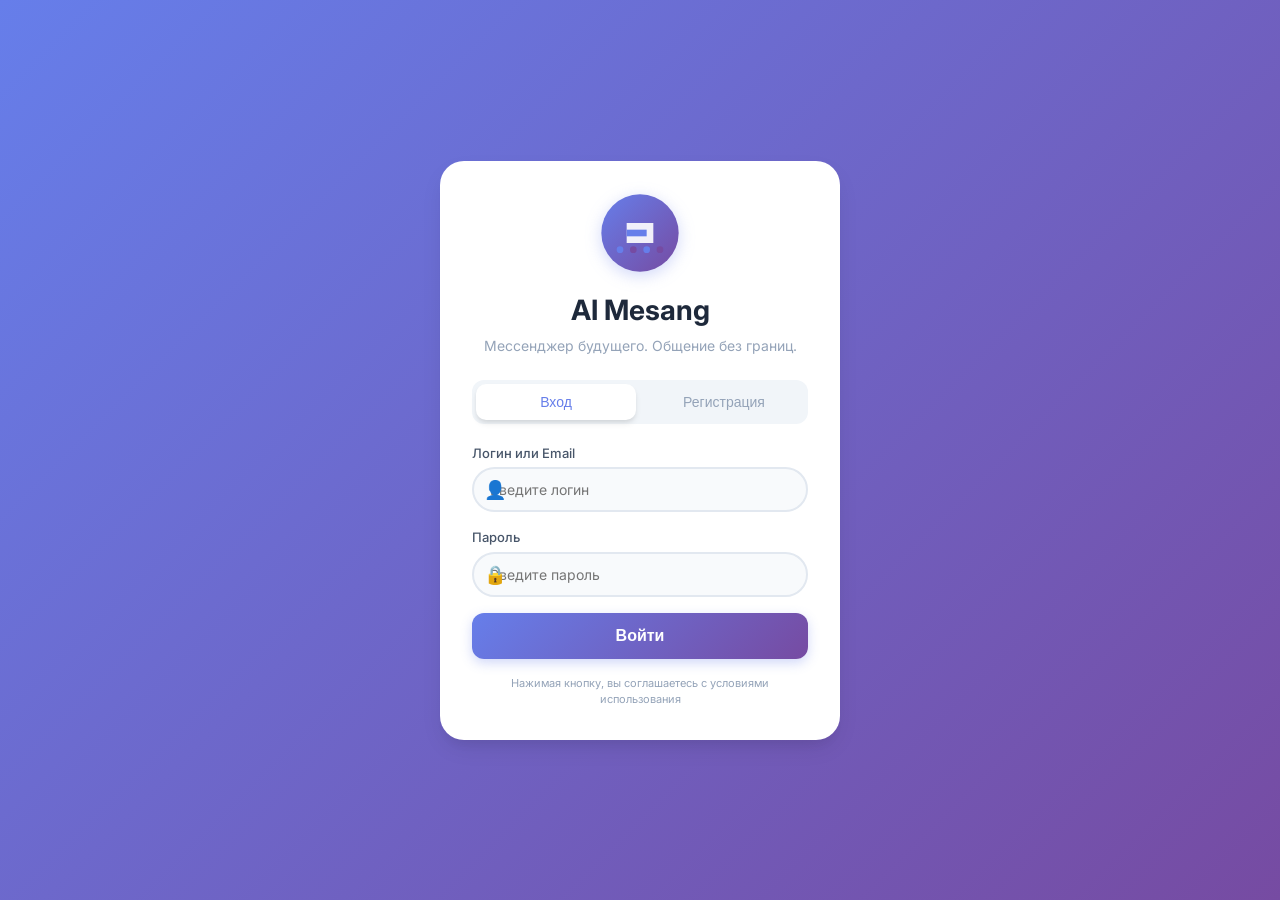
<file: templates/index.html>
<!DOCTYPE html>
<html lang="ru">
<head>
<meta charset="UTF-8">
<meta name="viewport" content="width=device-width,initial-scale=1,maximum-scale=1,user-scalable=no">
<title>AI Mesang - Мессенджер будущего</title>
<link rel="stylesheet" href="/static/style.css">
<link href="https://fonts.googleapis.com/css2?family=Inter:wght@300;400;500;600;700&display=swap" rel="stylesheet">
</head>
<body>
<!-- Auth Screen -->
<div id="authScreen" class="auth-screen">
  <div class="auth-container">
    <div class="auth-card">
      <div class="auth-header">
        <div class="auth-logo">
          <svg viewBox="0 0 120 120" fill="none" xmlns="http://www.w3.org/2000/svg" class="auth-logo-svg">
            <defs>
              <linearGradient id="logoGrad" x1="0%" y1="0%" x2="100%" y2="100%">
                <stop offset="0%" style="stop-color:#667eea"/>
                <stop offset="100%" style="stop-color:#764ba2"/>
              </linearGradient>
            </defs>
            <circle cx="60" cy="60" r="58" fill="url(#logoGrad)"/>
            <path d="M40 45 L80 45 L80 75 L40 75 Z" fill="#fff" opacity="0.9"/>
            <path d="M40 55 L70 55 L70 65 L40 65 Z" fill="#667eea"/>
            <circle cx="30" cy="85" r="5" fill="#667eea"/>
            <circle cx="50" cy="85" r="5" fill="#764ba2"/>
            <circle cx="70" cy="85" r="5" fill="#667eea"/>
            <circle cx="90" cy="85" r="5" fill="#764ba2"/>
          </svg>
        </div>
        <h1 class="auth-title">AI Mesang</h1>
        <p class="auth-subtitle">Мессенджер будущего. Общение без границ.</p>
      </div>
      
      <div class="auth-tabs">
        <button class="auth-tab active" id="loginTab">Вход</button>
        <button class="auth-tab" id="registerTab">Регистрация</button>
      </div>
      
      <div id="authError" class="auth-error"></div>
      
      <form id="authForm" class="auth-form">
        <div class="form-group" id="loginGroup">
          <label class="form-label" for="authUsername">Логин или Email</label>
          <div class="input-wrapper">
            <span class="input-icon">👤</span>
            <input type="text" id="authUsername" placeholder="Введите логин" autocomplete="username">
          </div>
        </div>
        <div class="form-group" id="loginGroup">
          <label class="form-label" for="authPassword">Пароль</label>
          <div class="input-wrapper">
            <span class="input-icon">🔒</span>
            <input type="password" id="authPassword" placeholder="Введите пароль" autocomplete="current-password">
          </div>
        </div>
        <div class="form-group hidden" id="regGroup">
          <label class="form-label" for="authUsernameReg">Имя пользователя</label>
          <div class="input-wrapper">
            <span class="input-icon">👤</span>
            <input type="text" id="authUsernameReg" placeholder="Придумайте имя" autocomplete="username">
          </div>
        </div>
        <div class="form-group hidden" id="regGroup">
          <label class="form-label" for="authEmailReg">Email (необязательно)</label>
          <div class="input-wrapper">
            <span class="input-icon">📧</span>
            <input type="email" id="authEmailReg" placeholder="Для восстановления" autocomplete="email">
          </div>
        </div>
        <div class="form-group hidden" id="regGroup">
          <label class="form-label" for="authPasswordReg">Пароль</label>
          <div class="input-wrapper">
            <span class="input-icon">🔒</span>
            <input type="password" id="authPasswordReg" placeholder="Минимум 6 символов" autocomplete="new-password">
          </div>
        </div>
        <button type="button" id="authLogin" class="btn-primary btn-large">Войти</button>
        <button type="button" id="authReg" class="btn-primary btn-large hidden">Создать аккаунт</button>
      </form>
      
      <div class="auth-footer">
        <p class="auth-terms">Нажимая кнопку, вы соглашаетесь с условиями использования</p>
      </div>
    </div>
  </div>
</div>

<!-- Messenger -->
<div id="msgScreen" class="messenger hidden">
  <!-- Sidebar -->
  <div class="sidebar">
    <div class="sidebar-header">
      <div class="brand-small">
        <div class="brand-icon-sm">AI</div>
        <span class="brand-name">AI Mesang</span>
      </div>
      <div class="sidebar-actions">
        <button class="icon-btn" id="searchBtn" title="Найти пользователей">🔍</button>
        <button class="icon-btn" id="newChatBtn" title="Новый чат">➕</button>
      </div>
    </div>
    
    <div class="my-profile-bar">
      <div class="avatar me" id="myAvatar">U</div>
      <div class="me-info">
        <span class="me-name" id="myName">User</span>
        <span class="me-badge" id="myBadge"></span>
      </div>
      <div class="status-dot online"></div>
      <button class="icon-btn" id="profileBtn" title="Мой профиль">👤</button>
      <button class="icon-btn" id="shortsBtn" title="Шортсы">🎬</button>
      <button class="icon-btn" id="adminPanelBtn" title="Админ-панель" style="display:none">🛡️</button>
      <button class="icon-btn" id="logoutBtn" title="Выйти">🚪</button>
    </div>
    
    <div class="chat-list" id="chatList">
      <div class="empty-chats">
        <div class="empty-icon">💬</div>
        <p>Начните общение</p>
      </div>
    </div>
  </div>

  <!-- Chat Area -->
  <div class="chat-area">
    <div id="noChat" class="no-chat">
      <div class="no-chat-content">
        <div class="no-chat-icon">
          <svg width="80" height="80" viewBox="0 0 24 24" fill="none" stroke="currentColor" stroke-width="1.5">
            <path d="M21 15a2 2 0 0 1-2 2H7l-4 4V5a2 2 0 0 1 2-2h14a2 2 0 0 1 2 2z"/>
          </svg>
        </div>
        <h3>AI Mesang</h3>
        <p>Выберите чат или создайте новый</p>
      </div>
    </div>
    
    <div id="chatView" class="hidden">
      <div class="chat-header">
        <div class="avatar sm" id="cAvatar">?</div>
        <div class="chat-header-info">
          <span class="chat-header-name" id="cTitle">Чат</span>
          <span class="chat-header-status" id="cStatus">онлайн</span>
        </div>
        <div class="chat-header-actions">
          <button class="icon-btn" title="Информация" onclick="openChatMembers()">👥</button>
          <button class="icon-btn" title="Ещё">⋮</button>
        </div>
      </div>
      
      <div class="chat-content">
        <div class="messages-container" id="msgContainer"></div>
        <div class="members-sidebar" id="membersPanel">
          <div class="members-header">
            <span>👥 Участники</span>
            <button class="close-members" onclick="closeMembers()">✕</button>
          </div>
          <div class="members-list" id="membersList"></div>
        </div>
      </div>
      
      <div class="message-input-area">
        <div class="typing-indicator" id="typingIndicator" style="display:none">
          <span id="typingText"></span>
        </div>
        <div class="media-actions">
          <button class="media-btn" id="photoBtn" title="Фото">📷</button>
          <button class="media-btn" id="fileBtn" title="Файл">📎</button>
          <button class="media-btn" id="voiceBtn" title="Голосовое">🎤</button>
          <button class="media-btn" id="videoBtn" title="Кружочек">⭕</button>
          <input type="file" id="photoInput" accept="image/*" style="display:none">
          <input type="file" id="fileInput" style="display:none">
        </div>
        <div class="input-wrapper">
          <input type="text" id="msgInput" placeholder="Написать сообщение..." autocomplete="off">
          <button id="sendBtn" class="send-btn" disabled>
            <svg width="20" height="20" viewBox="0 0 24 24" fill="currentColor">
              <path d="M2.01 21L23 12 2.01 3 2 10l15 2-15 2z"/>
            </svg>
          </button>
        </div>
        <div class="voice-recording" id="voiceRecording" style="display:none">
          <div class="voice-wave">🎤 Запись...</div>
          <button class="voice-cancel" id="voiceCancel">✕</button>
        </div>
      </div>
    </div>
    
    <!-- Shorts Area -->
    <div id="shortsView" class="hidden">
      <div class="shorts-fullscreen">
        <div class="shorts-container" id="shortsContainer"></div>
        <div class="shorts-controls">
          <button class="shorts-btn" id="shortsPrev">◀</button>
          <div class="shorts-progress" id="shortsProgress"></div>
          <button class="shorts-btn" id="shortsNext">▶</button>
        </div>
      </div>
    </div>
  </div>
</div>

<!-- Modal -->
<div id="modalOverlay" class="modal-overlay hidden">
  <div class="modal" id="modalContent"></div>
</div>

<script src="/static/app.js"></script>
</body>
</html>
</file>
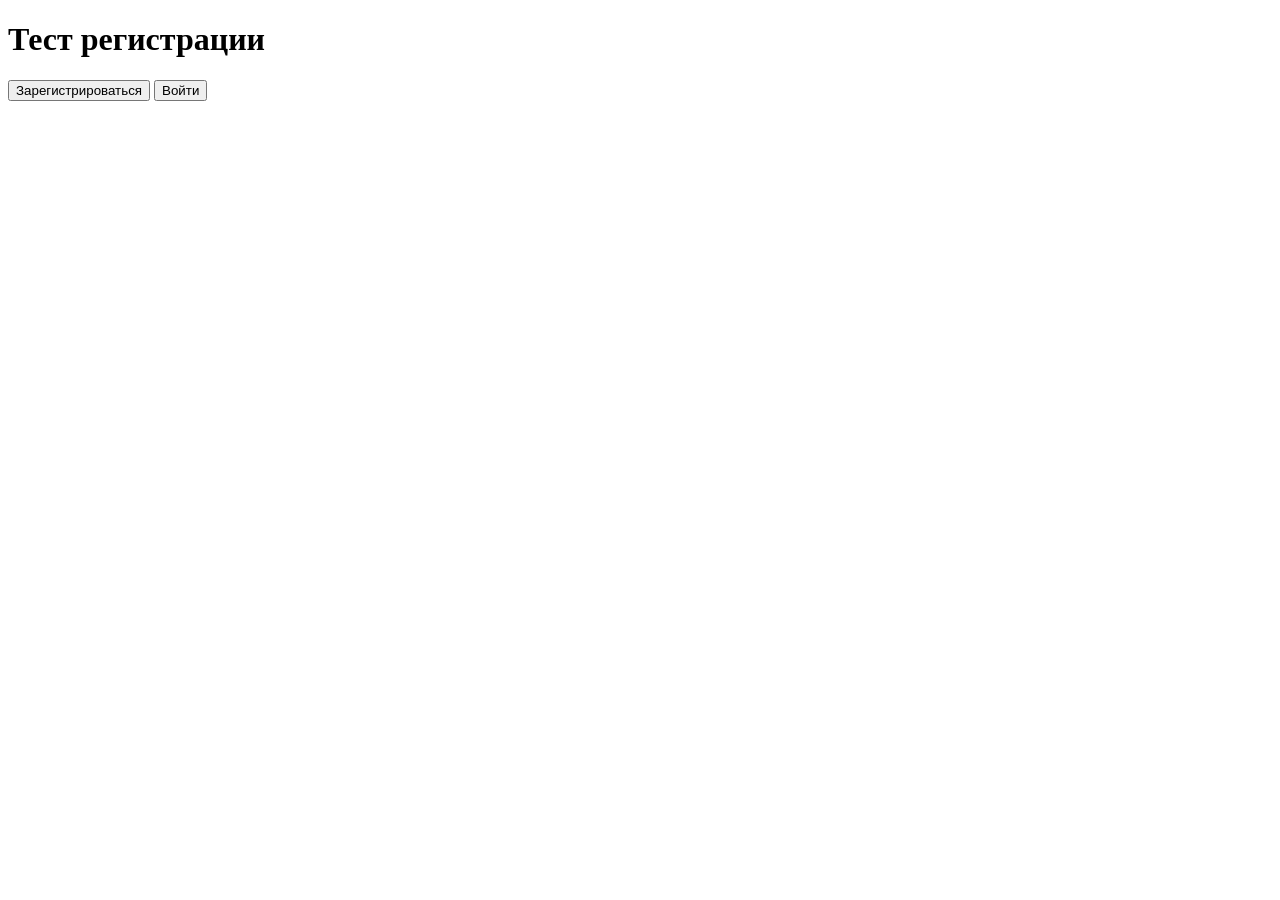
<file: test.html>
<!DOCTYPE html>
<html>
<head><meta charset="UTF-8"><title>Тест API</title></head>
<body>
<h1>Тест регистрации</h1>
<div id="result"></div>
<button onclick="testReg()">Зарегистрироваться</button>
<button onclick="testLogin()">Войти</button>
<script>
async function testReg() {
    const res = document.getElementById('result');
    try {
        const r = await fetch('http://localhost:8765/api/register', {
            method: 'POST',
            headers: {'Content-Type': 'application/json'},
            body: JSON.stringify({username: 'test123', password: 'pass123'})
        });
        const d = await r.json();
        res.innerHTML = `<p>Статус: ${r.status}</p><pre>${JSON.stringify(d, null, 2)}</pre>`;
        console.log('Register:', d);
    } catch(e) {
        res.innerHTML = `<p style="color:red">Ошибка: ${e.message}</p>`;
        console.error('Register error:', e);
    }
}
async function testLogin() {
    const res = document.getElementById('result');
    try {
        const r = await fetch('http://localhost:8765/api/login', {
            method: 'POST',
            headers: {'Content-Type': 'application/json'},
            body: JSON.stringify({username: 'test123', password: 'pass123'})
        });
        const d = await r.json();
        res.innerHTML += `<p>Статус: ${r.status}</p><pre>${JSON.stringify(d, null, 2)}</pre>`;
        console.log('Login:', d);
    } catch(e) {
        res.innerHTML += `<p style="color:red">Ошибка: ${e.message}</p>`;
        console.error('Login error:', e);
    }
}
</script>
</body>
</html>
</file>
<file: static/style.css>
/* AI Mesang - Modern Messenger Styles */
:root {
  --primary: #667eea;
  --primary-dark: #5a67d8;
  --primary-light: #7c8aff;
  --secondary: #764ba2;
  --accent: #f093fb;
  --bg: #f8fafc;
  --bg2: #f1f5f9;
  --bg3: #ffffff;
  --bgInput: #f8fafc;
  --border: #e2e8f0;
  --text1: #1e293b;
  --text2: #475569;
  --text3: #94a3b8;
  --success: #22c55e;
  --warning: #f59e0b;
  --error: #ef4444;
  --grad: linear-gradient(135deg, #667eea 0%, #764ba2 100%);
  --grad2: linear-gradient(135deg, #f093fb 0%, #f5576c 100%);
  --shadow: 0 4px 6px -1px rgba(0, 0, 0, 0.1), 0 2px 4px -1px rgba(0, 0, 0, 0.06);
  --shadow2: 0 10px 25px -5px rgba(0, 0, 0, 0.1), 0 10px 10px -5px rgba(0, 0, 0, 0.04);
}

* {
  margin: 0;
  padding: 0;
  box-sizing: border-box;
  -webkit-tap-highlight-color: transparent;
}

body {
  font-family: 'Inter', -apple-system, BlinkMacSystemFont, 'Segoe UI', Roboto, sans-serif;
  background: var(--bg);
  color: var(--text1);
  overflow: hidden;
  height: 100vh;
  line-height: 1.5;
}

/* ── Auth Screen ── */
.auth-screen {
  position: fixed;
  inset: 0;
  background: var(--grad);
  display: flex;
  align-items: center;
  justify-content: center;
  padding: 20px;
  animation: fadeIn 0.3s ease;
}

.auth-container {
  width: 100%;
  max-width: 400px;
}

.auth-card {
  background: var(--bg3);
  border-radius: 24px;
  padding: 32px;
  box-shadow: var(--shadow2);
  animation: slideUp 0.5s ease;
}

.auth-header {
  text-align: center;
  margin-bottom: 24px;
}

.auth-logo {
  width: 80px;
  height: 80px;
  margin: 0 auto 16px;
}

.auth-logo-svg {
  width: 100%;
  height: 100%;
  filter: drop-shadow(0 4px 8px rgba(102, 126, 234, 0.3));
}

.auth-title {
  font-size: 28px;
  font-weight: 700;
  color: var(--text1);
  margin-bottom: 4px;
}

.auth-subtitle {
  font-size: 14px;
  color: var(--text3);
}

.auth-tabs {
  display: flex;
  gap: 8px;
  margin-bottom: 20px;
  background: var(--bg2);
  border-radius: 12px;
  padding: 4px;
}

.auth-tab {
  flex: 1;
  padding: 10px;
  border: none;
  background: transparent;
  border-radius: 10px;
  font-size: 14px;
  font-weight: 500;
  color: var(--text3);
  cursor: pointer;
  transition: all 0.2s ease;
}

.auth-tab.active {
  background: var(--bg3);
  color: var(--primary);
  box-shadow: var(--shadow);
}

.auth-form {
  display: flex;
  flex-direction: column;
  gap: 16px;
}

.form-group {
  display: flex;
  flex-direction: column;
  gap: 4px;
}

.form-label {
  font-size: 13px;
  font-weight: 500;
  color: var(--text2);
}

.input-wrapper {
  position: relative;
  display: flex;
  align-items: center;
}

.input-icon {
  position: absolute;
  left: 12px;
  font-size: 18px;
  pointer-events: none;
}

.input-wrapper input {
  width: 100%;
  padding: 12px 12px 12px 40px;
  background: var(--bgInput);
  border: 2px solid var(--border);
  border-radius: 12px;
  font-size: 14px;
  color: var(--text1);
  transition: all 0.2s ease;
}

.input-wrapper input:focus {
  outline: none;
  border-color: var(--primary);
  background: var(--bg3);
  box-shadow: 0 0 0 3px rgba(102, 126, 234, 0.1);
}

.btn-primary {
  width: 100%;
  padding: 12px;
  background: var(--grad);
  color: #fff;
  border: none;
  border-radius: 12px;
  font-size: 15px;
  font-weight: 600;
  cursor: pointer;
  transition: all 0.2s ease;
  box-shadow: 0 4px 12px rgba(102, 126, 234, 0.3);
}

.btn-primary:hover:not(:disabled) {
  transform: translateY(-2px);
  box-shadow: 0 6px 16px rgba(102, 126, 234, 0.4);
}

.btn-primary:disabled {
  opacity: 0.5;
  cursor: not-allowed;
}

.btn-large {
  padding: 14px;
  font-size: 16px;
}

.btn-secondary {
  width: 100%;
  padding: 12px;
  background: var(--bg2);
  color: var(--text2);
  border: 2px solid var(--border);
  border-radius: 12px;
  font-size: 14px;
  font-weight: 500;
  cursor: pointer;
  transition: all 0.2s ease;
}

.btn-secondary:hover {
  background: var(--border);
}

.auth-error {
  padding: 10px;
  background: #fee2e2;
  color: var(--error);
  border-radius: 8px;
  font-size: 13px;
  margin-bottom: 12px;
  display: none;
  animation: shake 0.5s ease;
}

.auth-footer {
  margin-top: 16px;
  text-align: center;
}

.auth-terms {
  font-size: 11px;
  color: var(--text3);
}

/* ── Messenger ── */
.messenger {
  display: flex;
  height: 100vh;
  background: var(--bg);
}

.hidden { display: none !important; }

/* ── Sidebar ── */
.sidebar {
  width: 320px;
  background: var(--bg3);
  border-right: 1px solid var(--border);
  display: flex;
  flex-direction: column;
  box-shadow: 2px 0 8px rgba(0, 0, 0, 0.05);
  z-index: 10;
}

.sidebar-header {
  display: flex;
  align-items: center;
  justify-content: space-between;
  padding: 16px 20px;
  background: var(--bg3);
  border-bottom: 1px solid var(--border);
}

.brand-small {
  display: flex;
  align-items: center;
  gap: 10px;
}

.brand-icon-sm {
  width: 36px;
  height: 36px;
  background: var(--grad);
  border-radius: 10px;
  display: flex;
  align-items: center;
  justify-content: center;
  font-weight: 700;
  font-size: 14px;
  color: #fff;
}

.brand-name {
  font-weight: 600;
  font-size: 16px;
  color: var(--text1);
}

.sidebar-actions {
  display: flex;
  gap: 6px;
}

.icon-btn {
  width: 36px;
  height: 36px;
  background: var(--bg2);
  border: none;
  border-radius: 10px;
  cursor: pointer;
  display: flex;
  align-items: center;
  justify-content: center;
  transition: all 0.2s ease;
  font-size: 16px;
}

.icon-btn:hover {
  background: var(--primary);
  color: #fff;
  transform: scale(1.05);
}

/* ── Profile Bar ── */
.my-profile-bar {
  display: flex;
  align-items: center;
  gap: 8px;
  padding: 12px 16px;
  background: var(--bg2);
  border-bottom: 1px solid var(--border);
}

.avatar.me {
  width: 36px;
  height: 36px;
  background: var(--grad);
  border-radius: 50%;
  display: flex;
  align-items: center;
  justify-content: center;
  font-weight: 700;
  font-size: 14px;
  color: #fff;
  flex-shrink: 0;
}

.avatar.me img {
  width: 100%;
  height: 100%;
  object-fit: cover;
  border-radius: 50%;
}

.me-info {
  flex: 1;
  min-width: 0;
}

.me-name {
  display: block;
  font-weight: 600;
  font-size: 14px;
  color: var(--text1);
  white-space: nowrap;
  overflow: hidden;
  text-overflow: ellipsis;
}

.me-badge {
  display: inline-block;
  font-size: 12px;
}

.status-dot {
  width: 8px;
  height: 8px;
  border-radius: 50%;
  flex-shrink: 0;
}

.status-dot.online { background: var(--success); }

/* ── Chat List ── */
.chat-list {
  flex: 1;
  overflow-y: auto;
  padding: 8px;
}

.chat-item {
  display: flex;
  align-items: center;
  gap: 12px;
  padding: 12px;
  border-radius: 12px;
  cursor: pointer;
  transition: all 0.2s ease;
  margin-bottom: 4px;
}

.chat-item:hover { background: var(--bg2); }
.chat-item.active { background: var(--bg2); border-left: 3px solid var(--primary); }

.chat-item .avatar {
  width: 44px;
  height: 44px;
  background: var(--grad);
  border-radius: 50%;
  display: flex;
  align-items: center;
  justify-content: center;
  font-weight: 600;
  font-size: 16px;
  color: #fff;
  flex-shrink: 0;
}

.chat-item .avatar img {
  width: 100%;
  height: 100%;
  object-fit: cover;
  border-radius: 50%;
}

.chat-item.ai-chat .avatar { background: var(--grad2); }

.chat-info {
  flex: 1;
  min-width: 0;
}

.chat-name {
  display: block;
  font-weight: 600;
  font-size: 14px;
  color: var(--text1);
  margin-bottom: 2px;
  white-space: nowrap;
  overflow: hidden;
  text-overflow: ellipsis;
}

.chat-preview {
  display: block;
  font-size: 13px;
  color: var(--text3);
  white-space: nowrap;
  overflow: hidden;
  text-overflow: ellipsis;
}

.chat-meta {
  font-size: 12px;
  color: var(--text3);
  flex-shrink: 0;
}

.empty-chats {
  display: flex;
  flex-direction: column;
  align-items: center;
  justify-content: center;
  height: 100%;
  padding: 40px;
  text-align: center;
  color: var(--text3);
}

.empty-icon {
  font-size: 48px;
  margin-bottom: 16px;
}

/* ── Chat Area ── */
.chat-area {
  flex: 1;
  display: flex;
  flex-direction: column;
  background: var(--bg);
  position: relative;
}

.no-chat {
  flex: 1;
  display: flex;
  align-items: center;
  justify-content: center;
  background: var(--bg);
}

.no-chat-content {
  text-align: center;
  color: var(--text3);
}

.no-chat-icon {
  margin-bottom: 16px;
  opacity: 0.3;
}

/* ── Chat Header ── */
.chat-header {
  display: flex;
  align-items: center;
  gap: 12px;
  padding: 16px 20px;
  background: var(--bg3);
  border-bottom: 1px solid var(--border);
  box-shadow: 0 2px 4px rgba(0, 0, 0, 0.05);
  z-index: 5;
}

.chat-header .avatar {
  width: 40px;
  height: 40px;
  background: var(--grad);
  border-radius: 50%;
  display: flex;
  align-items: center;
  justify-content: center;
  font-weight: 600;
  font-size: 16px;
  color: #fff;
  flex-shrink: 0;
}

.chat-header-info {
  flex: 1;
  min-width: 0;
}

.chat-header-name {
  display: block;
  font-weight: 600;
  font-size: 15px;
  color: var(--text1);
}

.chat-header-status {
  display: block;
  font-size: 12px;
  color: var(--text3);
}

.chat-header-actions {
  display: flex;
  gap: 6px;
}

/* ── Chat Content ── */
.chat-content {
  flex: 1;
  display: flex;
  overflow: hidden;
  position: relative;
}

.messages-container {
  flex: 1;
  overflow-y: auto;
  padding: 20px;
  display: flex;
  flex-direction: column;
  gap: 8px;
}

/* ── Messages ── */
.message {
  display: flex;
  gap: 8px;
  max-width: 75%;
  align-self: flex-end;
  animation: messageIn 0.3s ease;
}

@keyframes messageIn {
  from { opacity: 0; transform: translateY(10px); }
  to { opacity: 1; transform: translateY(0); }
}

.message.outgoing { align-self: flex-start; }
.message.ai-message { align-self: center; max-width: 90%; }

.message .sender-avatar {
  width: 28px;
  height: 28px;
  background: var(--grad);
  border-radius: 50%;
  display: flex;
  align-items: center;
  justify-content: center;
  font-size: 12px;
  font-weight: 600;
  color: #fff;
  flex-shrink: 0;
}

.message .message-bubble {
  padding: 10px 14px;
  border-radius: 16px;
  display: flex;
  flex-direction: column;
}

.message:not(.outgoing) .message-bubble {
  background: var(--bg3);
  border-bottom-left-radius: 4px;
  box-shadow: 0 2px 8px rgba(0, 0, 0, 0.08);
}

.message.outgoing .message-bubble {
  background: var(--grad);
  color: #fff;
  border-bottom-right-radius: 4px;
}

.message.ai-message .message-bubble {
  background: linear-gradient(135deg, rgba(102, 126, 234, 0.1), rgba(118, 75, 162, 0.1));
  border: 1px solid rgba(102, 126, 234, 0.2);
}

.message-content {
  font-size: 14px;
  line-height: 1.5;
  word-wrap: break-word;
}

.message-content img, .message-content video {
  max-width: 100%;
  border-radius: 12px;
  margin-top: 4px;
}

.message-time {
  font-size: 11px;
  color: var(--text3);
  text-align: right;
  margin-top: 4px;
  opacity: 0.7;
}

.message.outgoing .message-time { color: rgba(255, 255, 255, 0.7); }

/* ── Media Actions ── */
.message-input-area {
  padding: 12px 20px 16px;
  background: var(--bg3);
  border-top: 1px solid var(--border);
  position: relative;
}

.media-actions {
  display: flex;
  gap: 8px;
  padding: 0 0 8px 0;
}

.media-btn {
  width: 36px;
  height: 36px;
  background: var(--bg2);
  border: none;
  border-radius: 10px;
  cursor: pointer;
  font-size: 16px;
  transition: all 0.2s ease;
}

.media-btn:hover {
  background: var(--primary);
  transform: scale(1.1);
}

.input-wrapper {
  display: flex;
  gap: 8px;
  align-items: center;
}

.input-wrapper input {
  flex: 1;
  padding: 12px 16px;
  background: var(--bgInput);
  border: 2px solid var(--border);
  border-radius: 24px;
  font-size: 14px;
  font-family: inherit;
  outline: none;
  transition: all 0.2s ease;
}

.input-wrapper input:focus {
  border-color: var(--primary);
  box-shadow: 0 0 0 3px rgba(102, 126, 234, 0.1);
}

.send-btn {
  width: 44px;
  height: 44px;
  background: var(--grad);
  border: none;
  border-radius: 50%;
  color: #fff;
  cursor: pointer;
  display: flex;
  align-items: center;
  justify-content: center;
  transition: all 0.2s ease;
  box-shadow: 0 2px 8px rgba(102, 126, 234, 0.3);
}

.send-btn:hover:not(:disabled) {
  transform: scale(1.1);
}

.send-btn:disabled {
  opacity: 0.4;
  cursor: not-allowed;
}

/* ── Members Sidebar ── */
.members-sidebar {
  width: 260px;
  background: var(--bg3);
  border-left: 1px solid var(--border);
  display: flex;
  flex-direction: column;
  overflow: hidden;
  transition: width 0.3s ease;
}

.members-header {
  padding: 12px 16px;
  font-weight: 600;
  border-bottom: 1px solid var(--border);
  font-size: 14px;
  display: flex;
  align-items: center;
  justify-content: space-between;
}

.close-members {
  background: none;
  border: none;
  font-size: 18px;
  cursor: pointer;
  color: var(--text3);
}

.members-list {
  flex: 1;
  overflow-y: auto;
  padding: 8px;
}

.member-item {
  display: flex;
  align-items: center;
  gap: 10px;
  padding: 10px;
  border-radius: 10px;
  cursor: pointer;
  transition: all 0.2s ease;
}

.member-item:hover { background: var(--bg2); }

.member-avatar {
  width: 36px;
  height: 36px;
  border-radius: 50%;
  background: var(--bg2);
  display: flex;
  align-items: center;
  justify-content: center;
  font-size: 14px;
  font-weight: 600;
  color: var(--text1);
  overflow: hidden;
  flex-shrink: 0;
}

.member-avatar img {
  width: 100%;
  height: 100%;
  object-fit: cover;
}

.member-info {
  flex: 1;
  min-width: 0;
}

.member-name {
  display: block;
  font-weight: 500;
  font-size: 14px;
  color: var(--text1);
  white-space: nowrap;
  overflow: hidden;
  text-overflow: ellipsis;
}

.online-indicator { font-size: 10px; margin-left: 4px; }
.online-status { color: var(--success); font-size: 13px; margin-left: 8px; }
.offline-status { color: var(--text3); font-size: 12px; margin-left: 8px; }

/* ── Modal ── */
.modal-overlay {
  position: fixed;
  inset: 0;
  background: rgba(0, 0, 0, 0.6);
  backdrop-filter: blur(4px);
  display: flex;
  align-items: center;
  justify-content: center;
  z-index: 1000;
}

.modal {
  background: var(--bg3);
  border: 1px solid var(--border);
  border-radius: 20px;
  padding: 24px;
  width: 480px;
  max-width: 90vw;
  box-shadow: var(--shadow2);
  animation: modalIn 0.3s ease;
  max-height: 90vh;
  overflow-y: auto;
}

@keyframes modalIn {
  from { opacity: 0; transform: scale(0.95); }
  to { opacity: 1; transform: scale(1); }
}

.modal h3 {
  margin-bottom: 16px;
  font-size: 18px;
  color: var(--text1);
}

/* ── Profile Page ── */
.profile-page {
  position: relative;
}

.profile-bg {
  height: 120px;
  background: var(--grad);
  border-radius: 16px 16px 0 0;
  position: relative;
  overflow: hidden;
}

.profile-bg::after {
  content: '';
  position: absolute;
  inset: 0;
  background: url('[data-uri]');
  opacity: 0.3;
}

.profile-content {
  position: relative;
  padding: 0 24px 24px;
  margin-top: -40px;
}

.profile-avatar-large {
  width: 80px;
  height: 80px;
  border-radius: 50%;
  background: var(--bg3);
  display: flex;
  align-items: center;
  justify-content: center;
  font-size: 32px;
  font-weight: 700;
  color: var(--primary);
  margin: 0 auto 12px;
  position: relative;
  box-shadow: 0 4px 12px rgba(0, 0, 0, 0.15);
  cursor: pointer;
  overflow: hidden;
}

.profile-avatar-large img {
  width: 100%;
  height: 100%;
  object-fit: cover;
  border-radius: 50%;
}

.profile-name {
  text-align: center;
  font-size: 20px;
  font-weight: 700;
  color: var(--text1);
  margin-bottom: 4px;
}

.profile-email {
  text-align: center;
  font-size: 13px;
  color: var(--text3);
  margin-bottom: 12px;
}

.profile-badges {
  text-align: center;
  display: flex;
  justify-content: center;
  gap: 8px;
  margin-bottom: 16px;
  flex-wrap: wrap;
}

.badge {
  padding: 4px 8px;
  border-radius: 6px;
  font-size: 12px;
  font-weight: 500;
}

.badge-admin { background: rgba(245, 158, 11, 0.1); color: var(--warning); }
.badge-verified { background: rgba(34, 197, 94, 0.1); color: var(--success); }

.profile-details {
  background: var(--bg2);
  border-radius: 12px;
  padding: 16px;
  margin-bottom: 16px;
}

.detail-item {
  display: flex;
  justify-content: space-between;
  padding: 10px 0;
  border-bottom: 1px solid var(--border);
}

.detail-item:last-child { border-bottom: none; }

.detail-label {
  color: var(--text3);
  font-size: 13px;
}

.detail-value {
  color: var(--text1);
  font-weight: 500;
  font-size: 13px;
}

.profile-actions {
  display: flex;
  flex-direction: column;
  gap: 10px;
}

.profile-actions button {
  width: 100%;
}

/* ── Shorts (TikTok Style) ── */
#shortsView {
  display: flex;
  flex-direction: column;
  height: 100%;
  background: #000;
}

.shorts-fullscreen {
  flex: 1;
  position: relative;
  overflow: hidden;
}

.shorts-container {
  flex: 1;
  position: relative;
  display: flex;
  flex-direction: column;
  align-items: center;
  justify-content: center;
  color: #fff;
  font-size: 64px;
}

.shorts-item {
  position: absolute;
  inset: 0;
  display: flex;
  flex-direction: column;
  align-items: center;
  justify-content: center;
  transition: transform 0.5s cubic-bezier(0.25, 0.1, 0.25, 1);
}

.shorts-item.active {
  transform: translateY(0);
}

.shorts-overlay {
  position: absolute;
  bottom: 0;
  left: 0;
  right: 0;
  padding: 20px;
  color: #fff;
  z-index: 10;
  background: linear-gradient(transparent, rgba(0, 0, 0, 0.8));
}

.shorts-title {
  font-size: 16px;
  font-weight: 700;
  margin-bottom: 6px;
  text-shadow: 0 2px 4px rgba(0, 0, 0, 0.5);
}

.shorts-author {
  font-size: 14px;
  opacity: 0.9;
  margin-bottom: 8px;
}

.shorts-actions-side {
  position: absolute;
  right: 16px;
  bottom: 100px;
  display: flex;
  flex-direction: column;
  gap: 20px;
  z-index: 10;
}

.shorts-action-btn {
  width: 48px;
  height: 48px;
  border-radius: 50%;
  background: rgba(255, 255, 255, 0.2);
  backdrop-filter: blur(10px);
  border: none;
  color: #fff;
  font-size: 20px;
  display: flex;
  flex-direction: column;
  align-items: center;
  justify-content: center;
  cursor: pointer;
  transition: all 0.2s ease;
}

.shorts-action-btn:hover {
  background: rgba(255, 255, 255, 0.3);
  transform: scale(1.1);
}

.shorts-controls {
  display: flex;
  align-items: center;
  justify-content: center;
  gap: 16px;
  padding: 16px;
  background: rgba(0, 0, 0, 0.5);
}

.shorts-btn {
  width: 40px;
  height: 40px;
  border-radius: 50%;
  background: rgba(255, 255, 255, 0.2);
  border: none;
  color: #fff;
  font-size: 18px;
  cursor: pointer;
  backdrop-filter: blur(10px);
  transition: all 0.2s ease;
}

.shorts-btn:hover { background: rgba(255, 255, 255, 0.4); }

.shorts-progress {
  flex: 1;
  max-width: 200px;
  height: 4px;
  background: rgba(255, 255, 255, 0.2);
  border-radius: 2px;
  overflow: hidden;
}

/* ── Animations ── */
@keyframes fadeIn {
  from { opacity: 0; }
  to { opacity: 1; }
}

@keyframes slideUp {
  from { opacity: 0; transform: translateY(20px); }
  to { opacity: 1; transform: translateY(0); }
}

@keyframes shake {
  0%, 100% { transform: translateX(0); }
  25% { transform: translateX(-5px); }
  75% { transform: translateX(5px); }
}

/* ── Scrollbar ── */
::-webkit-scrollbar { width: 6px; }
::-webkit-scrollbar-track { background: transparent; }
::-webkit-scrollbar-thumb {
  background: var(--border);
  border-radius: 3px;
}
::-webkit-scrollbar-thumb:hover { background: var(--text3); }

/* ── Responsive ── */
@media (max-width: 768px) {
  .sidebar { width: 100%; }
  .chat-area { position: absolute; inset: 0; z-index: 20; }
  .members-sidebar { position: absolute; right: 0; top: 0; bottom: 0; z-index: 30; }
}
</file>
